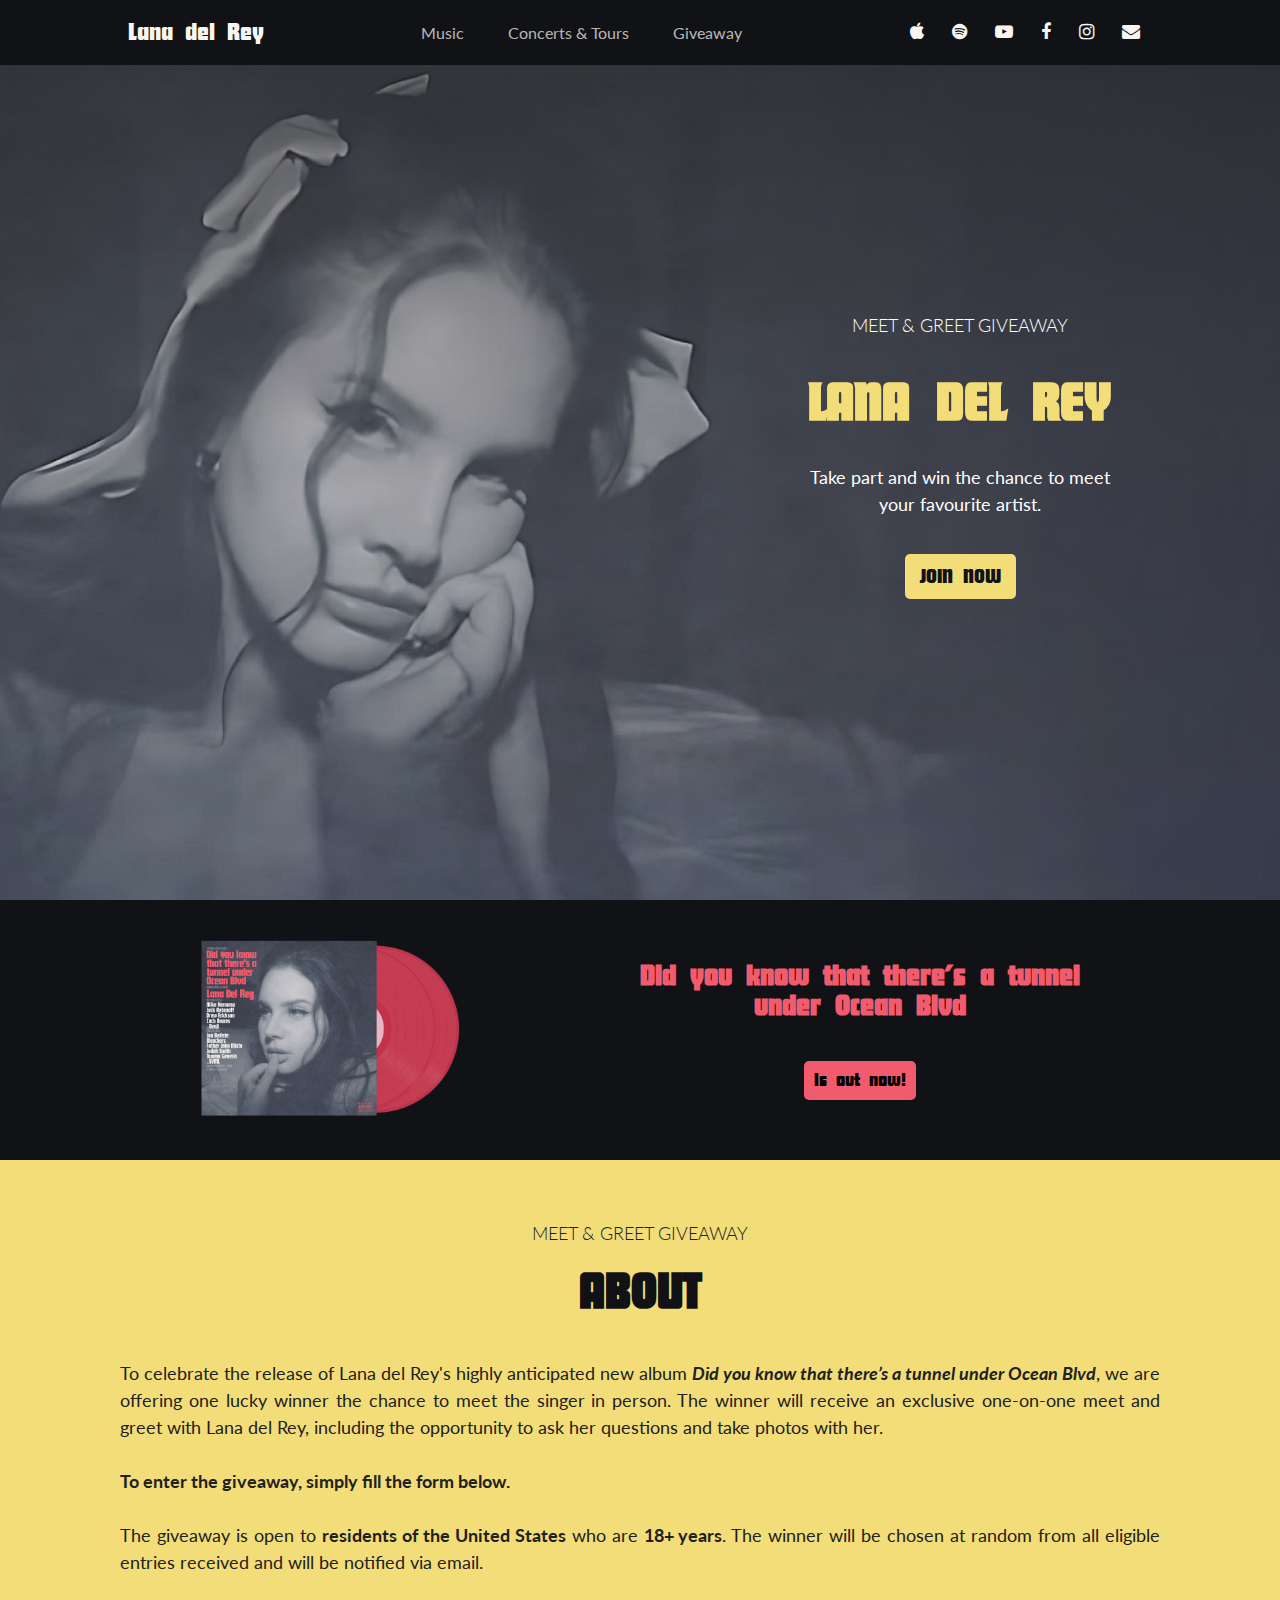
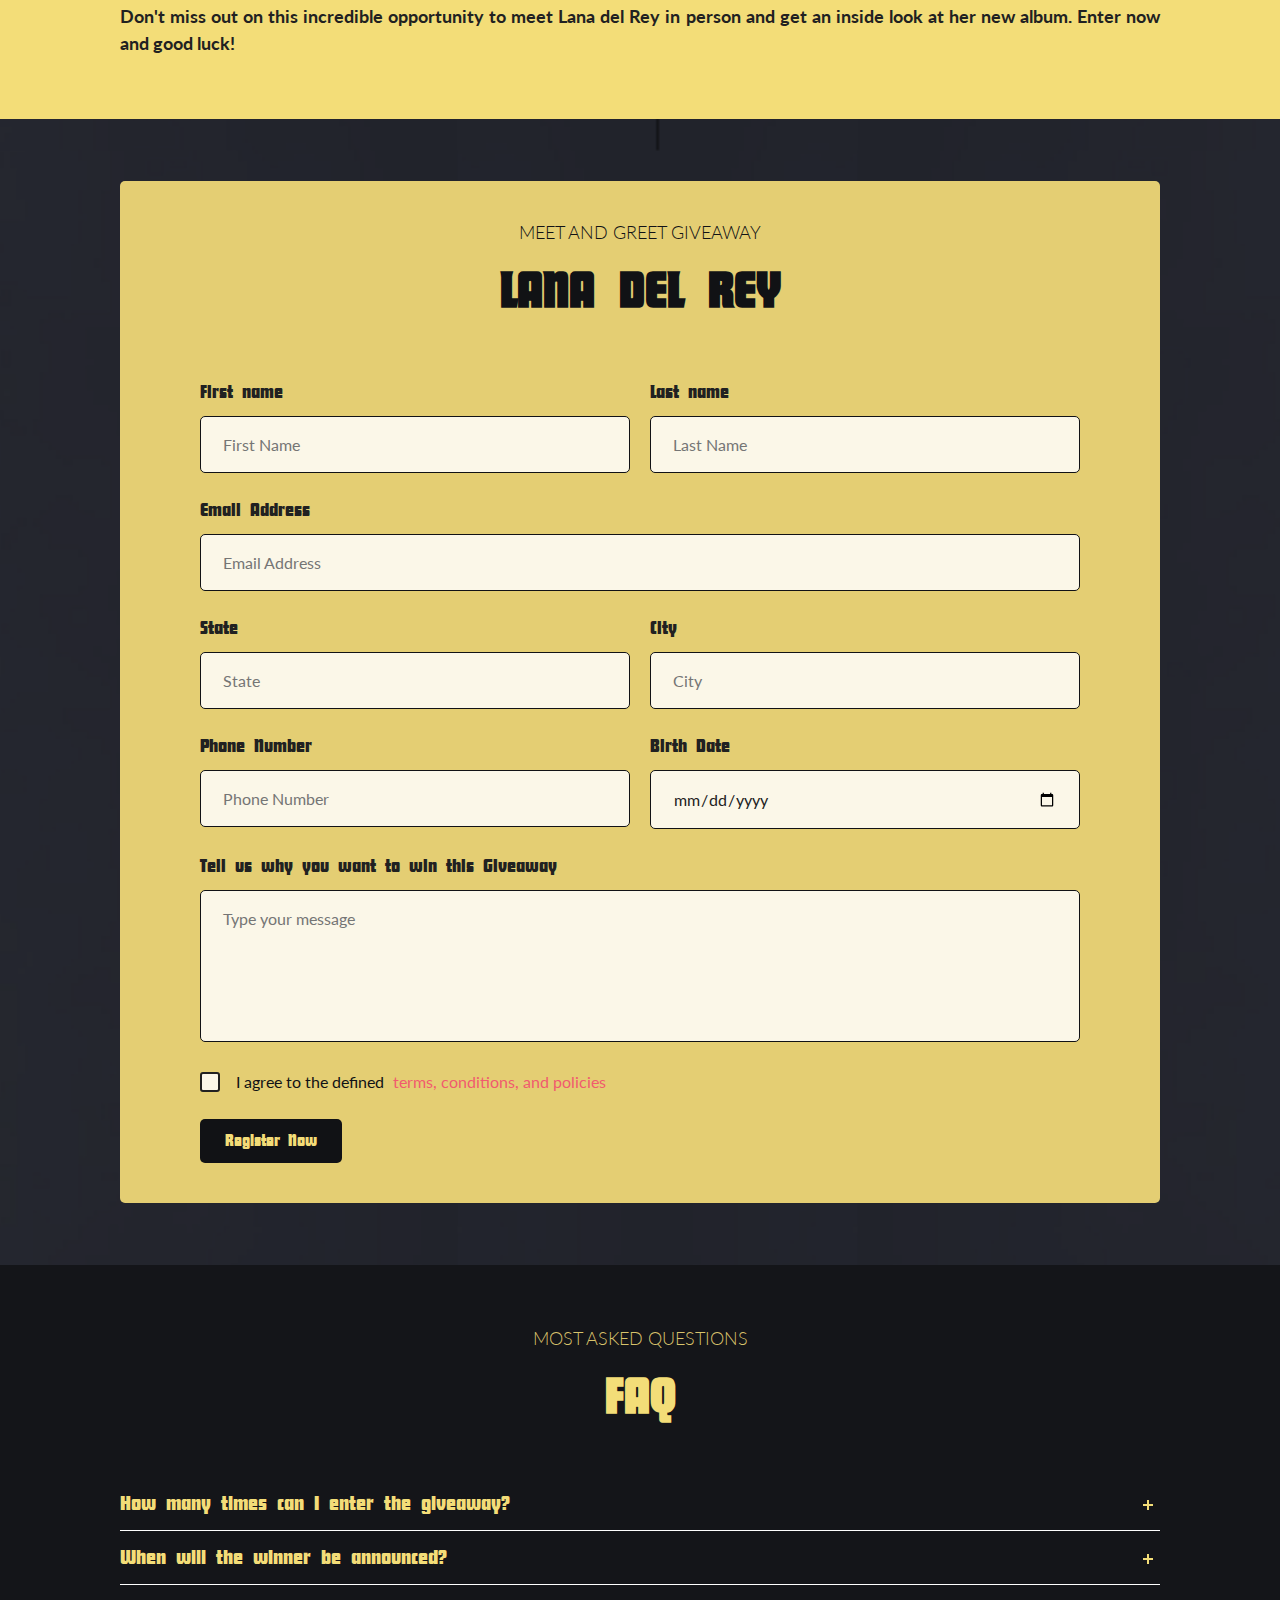
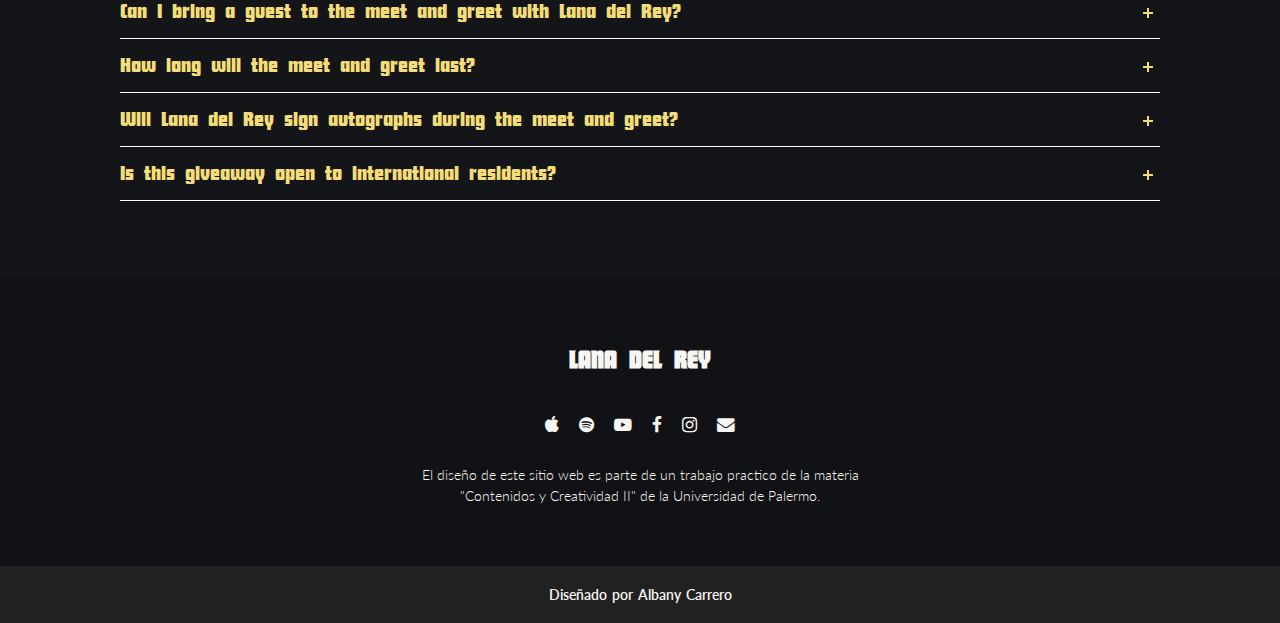
<file: giveaway.html>
<!DOCTYPE html>
<html lang="en">
<head>
    <meta charset="UTF-8">
    <meta http-equiv="X-UA-Compatible" content="IE=edge">
    <meta name="viewport" content="width=device-width, initial-scale=1.0">
    <title>Giveaway - Lana del Rey</title>

    <link rel="stylesheet" href="css/giveaway.css">
    <link rel="stylesheet" href="https://cdnjs.cloudflare.com/ajax/libs/font-awesome/4.7.0/css/font-awesome.min.css" />

    <link rel="preconnect" href="https://fonts.googleapis.com">
    <link rel="preconnect" href="https://fonts.gstatic.com" crossorigin>
    <link href="https://fonts.googleapis.com/css2?family=Lato:ital,wght@0,100;0,300;0,400;0,700;1,100;1,300;1,400;1,700&display=swap" rel="stylesheet">

    <script defer src="js/script.js"></script>

</head>

<body>

  <div class="preloader d-flex align-items-center justify-content-center">
    <span></span>
    <span></span>
    <span></span>
  </div>
   
<header class="header">

    
    <div class="logo"><a href="index.html">Lana del Rey</a></div>

    <nav>
      <ul class="nav-links">
          <li><a href="music.html">Music</a></li>
          <li><a href="concerts.html">Concerts & Tours</a></li>
          <li><a href="giveaway.html">Giveaway</a></li>
      </ul>
    </nav>

    <nav>
        <ul class="nav-links-socials">
            <li><a href="https://music.apple.com/es/artist/lana-del-rey/464296584" target="_blank"><i class="fa fa-apple"></i></a></li>
            <li><a href="https://open.spotify.com/artist/00FQb4jTyendYWaN8pK0wa" target="_blank"><i class="fa fa-spotify"></i></a></li>
            <li><a href="https://www.youtube.com/channel/UCqk3CdGN_j8IR9z4uBbVPSg" target="_blank"><i class="fa fa-youtube-play" aria-hidden="true"></i></a></li>
            <li><a href="https://web.facebook.com/lanadelrey/?locale=es_LA&_rdc=1&_rdr" target="_blank"><i class="fa fa-facebook"></i></a></li>
            <li><a href="https://www.instagram.com/honeymoon/?hl=es" target="_blank"><i class="fa fa-instagram"></i></a></li>
            <li><a href="#"><i class="fa fa-envelope"></i></a></li>
        </ul>
    </nav>

    <a onclick="openNav()" class="menu" href="#"><button><i class="fa  fa-bars"></i></button></a>

    <div class="overlay" id="mobile-menu">
        <a onclick="closeNav()" href="#" class="close">&times;</a>
        <div class="overlay-content">
            <a href="#about">About</a>
            <a href="#giveaway">Giveaway</a>
            <a href="#faq">FAQ</a>
        </div>
    </div>

</header>

<section id="cover">

    <div class="wrap">
        <div class="wrap-text">
            <h3>MEET & GREET GIVEAWAY</h3>
            <h1>LANA DEL REY</h1>
            <p>Take part and win the chance to meet <br> your favourite artist.</p>
            <button><a href="#giveaway">JOIN NOW</a></button>
              
        </div>
    </div>
    
</section>

<section id="">


    <div class="banner">
        <img src="images/cd.png" alt="">
        <div class="banner-text">
            <h3>Did you know that there’s a tunnel under Ocean Blvd </h3>
            <button>Is out now!</button>
        </div>
    </div>

</section>

<section id="about">

    <div class="about">
        <div class="about-text">
            <h4>MEET & GREET GIVEAWAY</h4>
            <h2>ABOUT</h2>
            <p>To celebrate the release of Lana del Rey's highly anticipated new album <strong><em>Did you know that there’s a tunnel under Ocean Blvd</em></strong>, we are offering one lucky winner the chance to meet the singer in person. The winner will receive an exclusive one-on-one meet and greet with Lana del Rey, including the opportunity to ask her questions and take photos with her. <br>
                <br>
                <strong>To enter the giveaway, simply fill the form below.</strong><br>
                <br>
                The giveaway is open to <strong>residents of the United States</strong> who are <strong>18+ years</strong>. The winner will be chosen at random from all eligible entries received and will be notified via email.<br>
                <br>
                <strong>Don't miss out on this incredible opportunity to meet Lana del Rey in person and get an inside look at her new album. Enter now and good luck!</strong></p>
        </div>
    </div>

</section>

<section id="giveaway">

    <div class="giveaway">

        <div class="giveaway-form-wrapper">
                        
            <form action="" method="POST">
              <div class="giveaway-text">
                  <h4>MEET AND GREET GIVEAWAY</h4>
                  <h2>LANA DEL REY</h2>
              </div>
        
              <div class="giveaway-input-flex">
                <div>
                  <label for="firstname" class="giveaway-form-label">
                    First name
                  </label>
                  <input
                    type="text"
                    name="firstname"
                    id="firstname"
                    placeholder="First Name"
                    required
                    class="giveaway-form-input"
                  />
                </div>
                <div>
                  <label for="lastname" class="giveaway-form-label"> Last name </label>
                  <input
                    type="text"
                    name="lastname"
                    id="lastname"
                    placeholder="Last Name"
                    required
                    class="giveaway-form-input"
                  />
                </div>
              </div>
        
              <div class="giveaway-mb-3">
                <label for="email" class="giveaway-form-label">
                    Email Address
                </label>
                <input
                  type="email"
                  name="email"
                  id="email"
                  placeholder="Email Address"
                  required="@"
                  class="giveaway-form-input"
                />
              </div>
        
              <div class="giveaway-input-flex">
                <div>
                  <label for="state" class="giveaway-form-label"> State </label>
                  <input
                    type="text"
                    name="state"
                    id="state"
                    placeholder="State"
                    required
                    class="giveaway-form-input"
                  />
                </div>
                <div>
                  <label for="city" class="giveaway-form-label"> City </label>
                  <input
                    type="text"
                    name="city"
                    id="city"
                    placeholder="City"
                    required
                    class="giveaway-form-input"
                  />
                </div>
              </div>
        
              <div class="giveaway-input-flex">
                <div>
                  <label for="phone" class="giveaway-form-label"> Phone Number </label>
                  <input
                    type="text"
                    name="phone"
                    id="phone"
                    placeholder="Phone Number"
                    required
                    class="giveaway-form-input"
                  />
                </div>
                <div>
                  <label for="date" class="giveaway-form-label"> Birth Date </label>
                  <input
                    type="date"
                    name="date"
                    id="date"
                    placeholder="DD/MM/YYYY"
                    min="1940-01-01" 
                    max="2005-01-01"
                    required
                    class="giveaway-form-input"
                  />
                </div>
              </div>

              <div class="giveaway-mb-3">
                <label for="message" class="giveaway-form-label"> Tell us why you want to win this Giveaway </label>
                <textarea
                    rows="6"
                    name="message"
                    id="message"
                    placeholder="Type your message"
                    class="giveaway-form-input"
                ></textarea>
                </div>
        
              <div class="giveaway-checkbox-wrapper">
                <label for="supportCheckbox" class="giveaway-checkbox-label">
                  <div class="giveaway-relative">
                    <input
                      type="checkbox"
                      id="supportCheckbox"
                      class="giveaway-input-checkbox"
                    />
                    <div class="giveaway-checkbox-inner">
                      <span class="giveaway-opacity-0">
                        <svg
                          width="11"
                          height="8"
                          viewBox="0 0 11 8"
                          fill="none"
                          class="giveaway-stroke-current"
                        >
                          <path
                            d="M10.0915 0.951972L10.0867 0.946075L10.0813 0.940568C9.90076 0.753564 9.61034 0.753146 9.42927 0.939309L4.16201 6.22962L1.58507 3.63469C1.40401 3.44841 1.11351 3.44879 0.932892 3.63584C0.755703 3.81933 0.755703 4.10875 0.932892 4.29224L0.932878 4.29225L0.934851 4.29424L3.58046 6.95832C3.73676 7.11955 3.94983 7.2 4.1473 7.2C4.36196 7.2 4.55963 7.11773 4.71406 6.9584L10.0468 1.60234C10.2436 1.4199 10.2421 1.1339 10.0915 0.951972ZM4.2327 6.30081L4.2317 6.2998C4.23206 6.30015 4.23237 6.30049 4.23269 6.30082L4.2327 6.30081Z"
                            stroke-width="0.4"
                          ></path>
                        </svg>
                      </span>
                    </div>
                  </div> 
                  <p>I agree to the defined<a href="#"> terms, conditions, and policies</a></p>
                </label>
              </div>
        
              <input class="giveaway-btn" type="submit" value="Register Now"/>
            </form>
          </div>
        </div>

    </div>
    
</section>


<section id="faq">

    <div class="faq">
        <div class="faq-text">
            <h4>MOST ASKED QUESTIONS</h4>
            <h2>FAQ</h2>
        </div>

        <div class="container">
            <div class="accordion">
                <div class="accordion-item">
                    <button id="accordion-button-1" aria-expanded="false">
                    <span class="accordion-title">How many times can I enter the giveaway?</span>
                    <span class="icon" aria-hidden="true"></span>
                    </button>
                    <div class="accordion-content">
                        <p>
                            You can enter the giveaway only once. Multiple entries will not increase your chances of winning.
                        </p>
                    </div>
                </div>
                <div class="accordion-item">
                    <button id="accordion-button-2" aria-expanded="false">
                    <span class="accordion-title">When will the winner be announced?</span>
                    <span class="icon" aria-hidden="true"></span>
                    </button>
                    <div class="accordion-content">
                        <p>
                            Lorem ipsum dolor sit amet, consectetur adipiscing elit, sed do eiusmod tempor
                            incididunt ut labore et dolore magna aliqua. Elementum sagittis vitae et leo duis ut.
                            Ut tortor pretium viverra suspendisse potenti.
                        </p>
                    </div>
                </div>
                <div class="accordion-item">
                    <button id="accordion-button-3" aria-expanded="false">
                    <span class="accordion-title">Can I bring a guest to the meet and greet with Lana del Rey?</span>
                    <span class="icon" aria-hidden="true"></span>
                    </button>
                    <div class="accordion-content">
                        <p>
                            Lorem ipsum dolor sit amet, consectetur adipiscing elit, sed do eiusmod tempor
                            incididunt ut labore et dolore magna aliqua. Elementum sagittis vitae et leo duis ut.
                            Ut tortor pretium viverra suspendisse potenti.
                        </p>
                    </div>
                </div>
                <div class="accordion-item">
                    <button id="accordion-button-4" aria-expanded="false">
                    <span class="accordion-title">How long will the meet and greet last?</span>
                    <span class="icon" aria-hidden="true"></span>
                    </button>
                    <div class="accordion-content">
                        <p>
                            Lorem ipsum dolor sit amet, consectetur adipiscing elit, sed do eiusmod tempor
                            incididunt ut labore et dolore magna aliqua. Elementum sagittis vitae et leo duis ut.
                            Ut tortor pretium viverra suspendisse potenti.
                        </p>
                    </div>
                </div>
                <div class="accordion-item">
                    <button id="accordion-button-5" aria-expanded="false">
                    <span class="accordion-title">Will Lana del Rey sign autographs during the meet and greet?</span>
                    <span class="icon" aria-hidden="true"></span>
                    </button>
                    <div class="accordion-content">
                        <p>
                            Lorem ipsum dolor sit amet, consectetur adipiscing elit, sed do eiusmod tempor
                            incididunt ut labore et dolore magna aliqua. Elementum sagittis vitae et leo duis ut.
                            Ut tortor pretium viverra suspendisse potenti.
                        </p>
                    </div>
                </div>
                <div class="accordion-item">
                    <button id="accordion-button-5" aria-expanded="false">
                    <span class="accordion-title">Is this giveaway open to international residents?</span>
                    <span class="icon" aria-hidden="true"></span>
                    </button>
                    <div class="accordion-content">
                        <p>
                            Lorem ipsum dolor sit amet, consectetur adipiscing elit, sed do eiusmod tempor
                            incididunt ut labore et dolore magna aliqua. Elementum sagittis vitae et leo duis ut.
                            Ut tortor pretium viverra suspendisse potenti.
                        </p>
                    </div>
                </div>
            </div>
        </div>

    </div>
        

</section>

<footer>

  <div class="container-footer">
    <h3>LANA DEL REY</h3>

    <ul class="socials">
      <li><a href="https://music.apple.com/es/artist/lana-del-rey/464296584" target="_blank"><i class="fa fa-apple"></i></a></li>
      <li><a href="https://open.spotify.com/artist/00FQb4jTyendYWaN8pK0wa"><i class="fa fa-spotify"></i></a></li>
      <li><a href="https://www.youtube.com/channel/UCqk3CdGN_j8IR9z4uBbVPSg"><i class="fa fa-youtube-play" aria-hidden="true"></i></a></li>
      <li><a href="https://web.facebook.com/lanadelrey/?locale=es_LA&_rdc=1&_rdr"><i class="fa fa-facebook"></i></a></li>
      <li><a href="https://www.instagram.com/honeymoon/?hl=es"><i class="fa fa-instagram"></i></a></li>
      <li><a href="#"><i class="fa fa-envelope"></i></a></li>
    </ul>

    <p>El diseño de este sitio web es parte de un trabajo practico de la materia "Contenidos y Creatividad II" de la Universidad de Palermo.</p>
    
  </div>
  
  <div class="footer-bottom">
    <p>Diseñado por Albany Carrero</p>
  </div>

</footer>




<script type="text/javascript" src="js/script.js"></script>
       
</body>
</html>
</file>
<file: css/giveaway.css>
@import url('https://fonts.googleapis.com/css2?family=Lato:ital,wght@0,100;0,300;0,400;0,700;1,100;1,300;1,400;1,700&display=swap');
 @font-face {
    font-family: 'Future-regular';
    src: url('../fonts/Future-Regular/FUF_____.TTF');
 }

*{
    box-sizing: border-box;
    margin: 0;
    padding: 0;
}

body {
    background-color: #212121;
}

/*Nav - Header*/

.header {
    background-color: #111215;
    display: flex;
    justify-content: space-between;
    align-items: center;
    position: fixed;
    height: 65px;
    padding: 5px 10%;
    width: 100%;
    z-index: 4;
}

.header .logo {
    font-family: 'Future-regular';
    cursor: pointer;
    color: #f7f6f2;
    font-size: 24px;
}

.header .logo a {
    text-decoration: none;
    color: #f7f6f2;
}

.header .nav-links {
    list-style: none;
}

.header .nav-links li {
    display: inline-block;
    padding: 0 20px;
}

.header .nav-links a{
    font-family: 'Lato', sans-serif;
    font-size: 16px;
    font-weight: 400;
    color: #f7f6f2bc;
}

.header .nav-links li a:hover {
    color: #f7f6f2;
}

.header .nav-links-socials {
    list-style: none;
}

.header .nav-links-socials li {
    display: inline-block;
    padding: 0 12px;
}

.header .nav-links-socials a{
    font-size: 18px;
    color: #f7f6f2;
    text-decoration: none;
}

.menu {
    display: none;
}

.header .nav-links-socials li a:hover {
    color: #F3DD78;
}

.header .menu button {
    margin-left: 20px;
    font-weight: 700;
    color: #f7f6f2;
    padding: 9px 25px;
    background: #11121500;
    border: none;
    font-size: 24px;
}

/*Nav - Overlay*/

.header a {
    text-decoration: none;
}

.header .overlay {
    height: 100%;
    width: 0;
    position: fixed;
    z-index: 1;
    left: 0;
    top: 0;
    background-color: #212121;
    overflow: hidden;
    transition: all 0.3s ease 0s;
}

.header .overlay .overlay-content {
    display: flex;
    height: 100%;
    flex-direction: column;
    align-items: center;
    justify-content: center;
}

.header .overlay a{
    padding: 15px;
    font-size: 18px;
    display: block;
    transition: all 0.3s ease 0s;
    font-weight: 700;
    color: #F3DD78;
    font-family: 'Lato', sans-serif;
}

.header .overlay .close {
    position: absolute;
    top: 20px;
    right: 45px;
    font-size: 40px;
}

/*Cover*/

.wrap {
    width: 100%;
    height: 100vh;
    display: flex;
    align-items: center;
    justify-content: right;
    background: url(../images/background-4.png);
    background-size: cover;
    background-position: center;
}

.wrap-text {
    color: white;
    text-align: center;
    width: 50%;
}

.wrap-text h1 {
    font-family: 'Future-regular';
    color: #F3DD78;
    font-size: 52px;
    margin-bottom: 34px;
}

.wrap-text h3 {
    font-family: 'Lato', sans-serif;
    font-weight: 300;
    font-size: 18px;
    margin-bottom: 40px;
}

.wrap-text p {
    font-family: 'Lato', sans-serif;
    font-weight: 400;
    font-size: 18px;
    margin-bottom: 48px;
    line-height: 1.5;
}

.wrap-text a {
    text-decoration: none;
    padding: 12px 15px;
    border: none;
    border-radius: 5px;
    background-color: #F3DD78;
    color: #111215;
    font-family: 'Future-regular';
    font-size: 20px;
}

.wrap-text a:hover {
    background-color: #111215;
    color: #F3DD78;
}


.wrap-text button {
    border: none;
    border-radius: 5px;
    background-color: #F3DD78;
    color: #111215;
    font-family: 'Future-regular';
    font-size: 20px;
}

.wrap-text button:hover {
    background-color: #111215;
    color: #F3DD78;
}

/*Banner*/

.banner {

    width: 100%;
    height: 100%;
    display: flex;
    align-items: center;
    justify-content: space-between;
    padding: 40px 200px;
    background-color: #111215;
}

.banner img {
    height: 180px;
    width: auto;
}

.banner-text {
    color: #F15B6E;
    text-align: center;
    width: 50%;}

.banner-text h3 {
    font-family: 'Future-regular';
    font-size: 28px;
    margin-bottom: 40px;
}

.banner-text button {
    padding: 10px;
    border: none;
    border-radius: 5px;
    background-color: #F15B6E;
    font-family: 'Future-regular';
    font-size: 18px;
}

/*About section*/

.about {
    width: 100%;
    display: flex;
    align-items: center;
    justify-content: center;
    background-color: #F3DD78;
}

.about-text {
    text-align: center;
    padding: 62px 120px;
}

.about-text h2 {
    font-family: 'Future-regular';
    color: #111215;
    font-size: 48px;
    margin-bottom: 42px;
}

.about-text h4 {
    font-family: 'Lato', sans-serif;
    font-weight: 300;
    font-size: 18px;
    margin-bottom: 24px;
    color: #212121;
}

.about-text p {
    font-family: 'Lato', sans-serif;
    font-weight: 400;
    font-size: 18px;
    color: #212121;
    text-align: justify;
    line-height: 1.5;
}

/*FAQ section*/

.faq {
    width: 100%;
    align-items: center;
    justify-content: center;
    background-color: #141519;
    padding-bottom: 62px;
}

.faq-text {
    text-align: center;
    padding: 62px 120px 0px 120px;
}

.faq-text h2 {
    font-family: 'Future-regular';
    color: #F3DD78;
    font-size: 48px;
    margin-bottom: 42px;
}

.faq-text h4 {
    font-family: 'Lato', sans-serif;
    font-weight: 300;
    font-size: 18px;
    margin-bottom: 24px;
    color: #f3dc78e0;
}

.container {
    margin: 0 auto;
    padding: 12px 120px;
    width: 100%;
}
  
.accordion .accordion-item {
    border-bottom: 1px solid white;
}
  
.accordion button {
    position: relative;
    display: block;
    text-align: left;
    width: 100%;
    padding: 16px 0;
    color: #F3DD78;
    font-family: 'Future-regular';
    font-size: 20px;
    border: none;
    background: none;
    outline: none;
  
}
  
.accordion button:hover,
  .accordion button:focus {
    cursor: pointer;
    color: #F15B6E;
  
}
  
.accordion button:hover::after,
  .accordion button:focus::after {
    cursor: pointer;
    color: #F15B6E;
    border: 1px solid #F15B6E;
  
}
  
.accordion button .accordion-title {
    padding: 16px 24px 16px 0;
  
}
  
.accordion button .icon {
    display: inline-block;
    position: absolute;
    top: 18px;
    right: 0;
    width: 22px;
    height: 22px;  
}
  
.accordion button .icon::before {
    display: block;
    position: absolute;
    content: '';
    top: 9px;
    left: 5px;
    width: 10px;
    height: 2px;
    background: currentColor;
  
}
  
.accordion button .icon::after {
    display: block;
    position: absolute;
    content: '';
    top: 5px;
    left: 9px;
    width: 2px;
    height: 10px;
    background: currentColor;
  
}
  
.accordion button[aria-expanded='true'] {
    color: #F15B6E;
  
}
  
.accordion button[aria-expanded='true'] .icon::after {
    width: 0;
  
}
  .accordion button[aria-expanded='true'] + .accordion-content {
    opacity: 1;
    max-height: 9em;
    transition: all 200ms linear;
    will-change: opacity, max-height;
  }
  
.accordion .accordion-content {
    opacity: 0;
    max-height: 0;
    overflow: hidden;
    transition: opacity 200ms linear, max-height 200ms linear;
    will-change: opacity, max-height;
  }
  
.accordion .accordion-content p {
    font-family: 'Lato', sans-serif;
    font-size: 16px;
    font-weight: 400;
    color: white;
    text-align: justify;
    line-height: 1.5;
    margin: 32px 0;
}

.faq-text {
    text-align: center;
    padding: 62px 120px 0px 120px;
}

/*Giveaway Section*/

.giveaway {
    width: 100%;
    display: flex;
    align-items: center;
    justify-content: right;
    background: url(../images/background-5.png);
    background-size: cover;
    background-position: center;
    padding: 62px 120px;
}

.giveaway-text {
    text-align: center;
    margin-bottom: 62px;
}

.giveaway-text h2 {
    font-family: 'Future-regular';
    color: #111215;
    font-size: 48px;
    margin-bottom: 42px;
}

.giveaway-text h4 {
    font-family: 'Lato', sans-serif;
    font-weight: 300;
    font-size: 18px;
    margin-bottom: 24px;
    color: #111215;
}

.giveaway-mb-3 {
  margin-bottom: 24px;
}
.giveaway-relative {
  position: relative;
}
.giveaway-opacity-0 {
  opacity: 0;
}
.giveaway-stroke-current {
  stroke: currentColor;
}
#supportCheckbox:checked ~ div span {
  opacity: 1;
}

.giveaway-main-wrapper {
  display: flex;
  align-items: center;
  justify-content: center;
  padding: 48px;
}

.giveaway-form-wrapper {
    margin: 0 auto;
    width: 100%;
    background: #f3dc78ed;
    padding: 40px 80px;
    border: none;
    border-radius: 5px;
}

.giveaway-input-flex {
  display: flex;
  gap: 20px;
  margin-bottom: 24px;
}
.giveaway-input-flex > div {
  width: 50%;
}
.giveaway-form-input {
    text-align: left;
    width: 100%;
    padding: 18px 22px;
    border-radius: 5px;
    border: 1.5px solid #111215;
    background: #ffffffd6;
    font-family: 'Lato', sans-serif;
    font-weight: 400;
    font-size: 16px;
    color: #212121;
    outline: none;
    resize: none;
}
.giveaway-form-input:focus {
  border-color: #1112158c;
  box-shadow: 0px 3px 8px rgba(0, 0, 0, 0.05);
}
.giveaway-form-label {
  font-family: 'Future-regular';
  color: #212121;
  font-size: 18px;
  line-height: 1.5;
  display: block;
  margin-bottom: 10px;
}

.giveaway-checkbox-label {
  display: flex;
  cursor: pointer;
  user-select: none;
  font-family: 'Lato', sans-serif;
  font-size: 16px;
  line-height: 1.5;
  color: #111215;
}
.giveaway-checkbox-label a {
  text-decoration: none;
  margin-left: 5px;
  color: #F15B6E;
}
.giveaway-input-checkbox {
  position: absolute;
  width: 1px;
  height: 1px;
  padding: 0;
  margin: -1px;
  overflow: hidden;
  clip: rect(0, 0, 0, 0);
  white-space: nowrap;
  border-width: 0;
}
.giveaway-checkbox-inner {
  display: flex;
  align-items: center;
  justify-content: center;
  width: 20px;
  height: 20px;
  margin-right: 16px;
  margin-top: 2px;
  border: 2px solid #212121;
  background-color: #ffffffd6;
  border-radius: 3px;
}

.giveaway-btn {
  font-size: 16px;
  border-radius: 5px;
  padding: 14px 25px;
  border: none;
  font-family: 'Future-regular';
  background-color: #111215;
  color: #F3DD78;
  cursor: pointer;
  margin-top: 25px;
}
.giveaway-btn:hover {
  color: #111215;
  background-color: #F15B6E;
}

footer {
    background: #111215;
    height: auto;
    color: #f7f6f2;
}

.container-footer {
    display: flex;
    align-items: center;
    justify-content: center;
    flex-direction: column;
    text-align: center;
    padding: 50px;
}

.container-footer h3 {
    font-family: 'Future-regular';
    line-height: 1.5;    
    color: #f7f6f2;
    font-size: 24px;
    margin-bottom: 18px;
    margin-top: 18px;
}

.container-footer p {
    font-family: 'Lato', sans-serif;
    font-weight: 300;
    font-size: 14px;
    line-height: 1.5;
    color: #f7f6f2;
    max-width: 500px;
    margin: 10px auto;
}

.socials{
    list-style: none;
    display: flex;
    align-items: center;
    justify-content: center;
    margin: 18px;
}

.socials li {
    margin: 0 10px;
}

.socials a {
    font-size: 18px;
    color: #f7f6f2;
    text-decoration: none;
}

.socials a i {
    font-size: 1.1rem;
    transition: color .4s ease;
}

.socials a:hover i {
    color: #F3DD78;
}

.footer-bottom {
    background: rgb(33, 33, 33);
    padding: 20px 0;
    text-align: center;
}

.footer-bottom p {
    font-family: 'Lato', sans-serif;
    font-weight: 600;
    font-size: 14px;
    word-spacing: 2px;
}


@media screen and (max-width: 820px) {
    
    body {
        background-image: none;
    }
    
    .header .logo {
        font-size: 24px;
    }
    
    .nav-links, .nav-links-socials {
        display: none;
    }

    .menu {
        display: inherit;
    }

    .wrap {
        align-items: center;
        justify-content: right;
    }

    .wrap-text {
        margin-right: 40px;
    }

    .banner {
        width: 100%;
        height: 100%;
        display: flex;
        justify-content: center;
        padding: 40px 60px;
        align-items: center;
        align-content: center;
        flex-wrap: wrap;
    }

    .banner img {
        margin-bottom: 24px;
        height: 140px;
        width: auto;
    }

    .banner-text {
        width: 100%;
    }

    .banner-text h3 {
        font-weight: 800;
        font-size: 24px;
        margin-bottom: 24px;
    }

    .banner-text button {
        padding: 10px;
        border: none;
        border-radius: 5px;
        font-weight: 800;
    }

    .container {
        margin: 0 auto;
        padding: 12px 80px;
        width: auto;
    }

    .about-text {
        text-align: center;
        padding: 62px 80px;
    }

    .accordion button {
        font-size: 18px;
    }

    .accordion .accordion-content p {
        font-size: 16px;
        font-weight: 400;
        margin: 24px 0;
    }

}

@media screen and (max-width: 450px) {
    
    body {
        background-image: none;
    }
    
    .header .logo {
        font-size: 24px;
    }
    
    .nav-links, .nav-links-socials {
        display: none;
    }

    .menu {
        display: inherit;
    }

    .wrap {
        align-items: center;
        justify-content: center;
    }

    .wrap-text {
        margin-right: 0;
        width: 100%;
    }

    .wrap-text h3 {
        font-family: 'Lato', sans-serif;
        font-weight: 300;
        font-size: 18px;
        margin-bottom: 40px;
    }
    
    .wrap-text h1 {
        font-size: 36px;
        margin-bottom: 34px;
    }

    .wrap-text p {
        font-family: 'Lato', sans-serif;
        font-weight: 400;
        font-size: 16px;
        margin-bottom: 48px;
    }

    .banner {
        display: grid;
        align-items: center;
        justify-content: unset;
        padding: 40px 60px;
        background-color: #111215;
        justify-items: center;
    }

    .banner img {
        height: 130px;
        width: auto;
    }

    .banner-text {
        color: #F15B6E;
        text-align: center;
        width: 100%;
    }

    .banner-text h3 {
        font-weight: 800;
        font-size: 24px;
        margin-bottom: 24px;
        margin-top: 24px;
    }

    .about-text {
        text-align: center;
        padding: 62px 40px;
    }

    .about-text h2 {
        font-size: 36px;
        margin-bottom: 32px;
    }
    
    .about-text h4 {
        font-weight: 300;
        font-size: 16px;
        margin-bottom: 20px;
    }
    
    .about-text p {
        font-size: 16px;
    }

    .container {
        margin: 0 auto;
        padding: 12px 40px;
        width: auto;
    }

    .accordion button {
        font-size: 16px;
    }

    .accordion .accordion-content p {
        font-size: 14px;
        font-weight: 300;
        margin: 24px 0;
    }

    .giveaway {
        padding: 40px 32px;
    }

    .giveaway-text {
        margin-bottom: 36px;
    }

    .giveaway-text h4 {
        font-size: 16px;
        margin-bottom: 18px;
    }

    .giveaway-text h2 {
        font-size: 32px;
        margin-bottom: 0px;
    }

    .giveaway-form-wrapper {
        padding: 24px 32px;
    }

    .giveaway-input-flex {
        gap: 12px;
        margin-bottom: 16px;
    }

    .giveaway-mb-3 {
        margin-bottom: 16px;
    }

    .giveaway-form-label {
        font-size: 16px;
        margin-bottom: 5px;
    }

    .giveaway-form-input {
        
        padding: 12px 12px;
        font-size: 16px;
        
    }

    .giveaway-checkbox-label {
        font-size: 12px;
    }

}


@media screen and (max-height: 450px) {
    
    body {
        background-image: none;
    }
    
    .header .logo {
        font-size: 24px;
    }
    
    .header .overlay a{
        font-size: 20px;
    }

    .header .overlay .close {
        font-size: 40px;
        top: 15px;
        right: 35px;
    }
}
</file>
